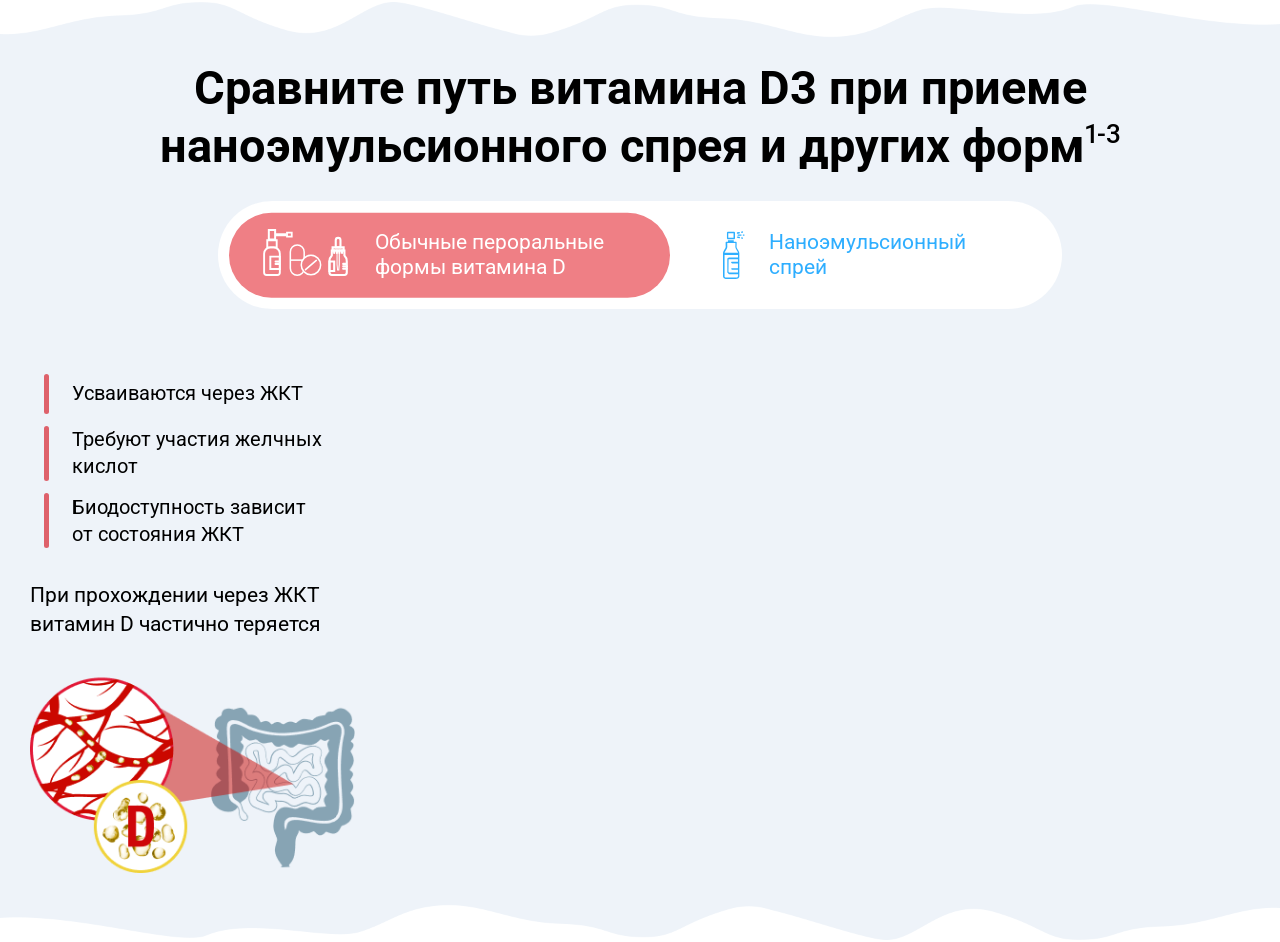
<file: index.html>
<!doctype html><html lang="ru"><head><meta charset="UTF-8"/><meta http-equiv="X-UA-Compatible" content="ie=edge"/><meta name="viewport" content="width=device-width,initial-scale=1"/><link rel="preconnect" href="https://fonts.gstatic.com" crossorigin/><link rel="preconnect" href="https://fonts.googleapis.com"/><link href="https://fonts.googleapis.com/css?family=Roboto:100,100italic,300,300italic,regular,italic,500,500italic,700,700italic,900,900italic&display=swap" rel="stylesheet"/><title>GIF play/stop animations & slider</title><link href="bundle.css" rel="stylesheet"></head><body><div class="wrapper"><section class="section _2" id="_2"><img class="bg_screen-top" src="public/bg_screen-top_white.png" alt="top"/><div class="section__content"><div class="compare"><h2 class="intro__header">Сравните путь витамина&nbsp;D3 при приеме наноэмульсионного спрея и&nbsp;других форм<sup>1-3</sup></h2><div class="compare__switcher switcher"><div id="block-btn1" class="switcher_button switcher_button1"><img class="button_icon" src="public/icon_peroral.svg" alt="icon"/> <img class="button_icon-active" src="public/icon_peroral-active.svg" alt="icon"/><p>Обычные пероральные формы витамина&nbsp;D</p></div><div id="block-btn2" class="switcher_button switcher_button2"><img class="button_icon" src="public/icon_nanoemulsion.svg" alt="icon"/> <img class="button_icon-active" src="public/icon_nanoemulsion-active.svg" alt="icon"/><p>Наноэмульсионный спрей</p></div><div class="slider slider-btn1" id="slider" draggable="true"><div class="slider-text"></div></div></div><div class="compare__switcher switcher-mob"><div id="block-btn1-mob" class="switcher_button switcher_button1 switcher_button1-active"><img class="button_icon" src="public/icon_peroral.svg" alt="icon"/> <img class="button_icon-active" src="public/icon_peroral-active.svg" alt="icon"/><p>Обычные пероральные формы витамина&nbsp;D</p></div><div id="block-btn2-mob" class="switcher_button switcher_button2"><img class="button_icon" src="public/icon_nanoemulsion.svg" alt="icon"/> <img class="button_icon-active" src="public/icon_nanoemulsion-active.svg" alt="icon"/><p>Наноэмульсионный спрей</p></div></div><div class="compare__methods"><div class="compare__method compare__method1 compare__method-active paused"><div class="compare__method_block-desktop"><div class="compare__method_block paused"><div class="compare__method_block-text"><div class="compare__method_block-text-item"><div class="compare__method_block-text-icon"></div><p>Усваиваются через ЖКТ</p></div><div class="compare__method_block-text-item"><div class="compare__method_block-text-icon"></div><p>Требуют участия желчных кислот</p></div><div class="compare__method_block-text-item"><div class="compare__method_block-text-icon"></div><p>Биодоступность зависит от&nbsp;состояния ЖКТ</p></div></div><p class="compare__method_block-bottom">При прохождении через ЖКТ витамин&nbsp;D частично теряется</p><div class="compare__method_block-img"><img src="public/img_intense.png" alt="intense"/></div></div><div class="compare__method_gif1"><img src="public/img_transparent.png" data-srcgif="public/img_peroral1.gif" alt="peroral"/></div></div><div class="compare__method_block-mob"><img src="public/img_peroral1.png" alt="peroral"/></div></div><div class="compare__method compare__method2 paused"><div class="compare__method_block-desktop"><div class="compare__method-img paused"><img src="public/img_mouth.png" alt="mouth"/></div><div class="compare__method_block paused"><div class="compare__method_block-text"><div class="compare__method_block-text-item"><div class="compare__method_block-text-icon"></div><p>Всасывается через слизистую в&nbsp;подъязычной области</p></div><div class="compare__method_block-text-item"><div class="compare__method_block-text-icon"></div><p>Напрямую попадает в&nbsp;кровоток</p></div></div><p class="compare__method_block-bottom">Благодаря прямому попаданию в&nbsp;кровоток из&nbsp;ротовой полости наноэмульсионный спрей обладает большей биодоступностью и&nbsp;эффективнее повышает уровень витамина D<sup>4,5</sup></p></div><div class="compare__method_gif2"><img src="public/img_transparent.png" data-srcgif="public/img_nano1.gif" alt="nanoemulsion"/></div></div><div class="compare__method_block-mob"><img src="public/img_nano1.png" alt="nanoemulsion"/></div></div></div></div></div><img class="bg_screen-bottom" src="public/bg_screen-top_white.png" alt="top"/></section></div><script src="https://files.doktornarabote.ru/tsplkhn/~help_files/tools/modernizr-custom.js"></script><script src="https://files.doktornarabote.ru/tsplkhn/~help_files/tools/jquery-3.6.0.min.js"></script><script src="js/app.e17732ec.js"></script></body></html>
</file>
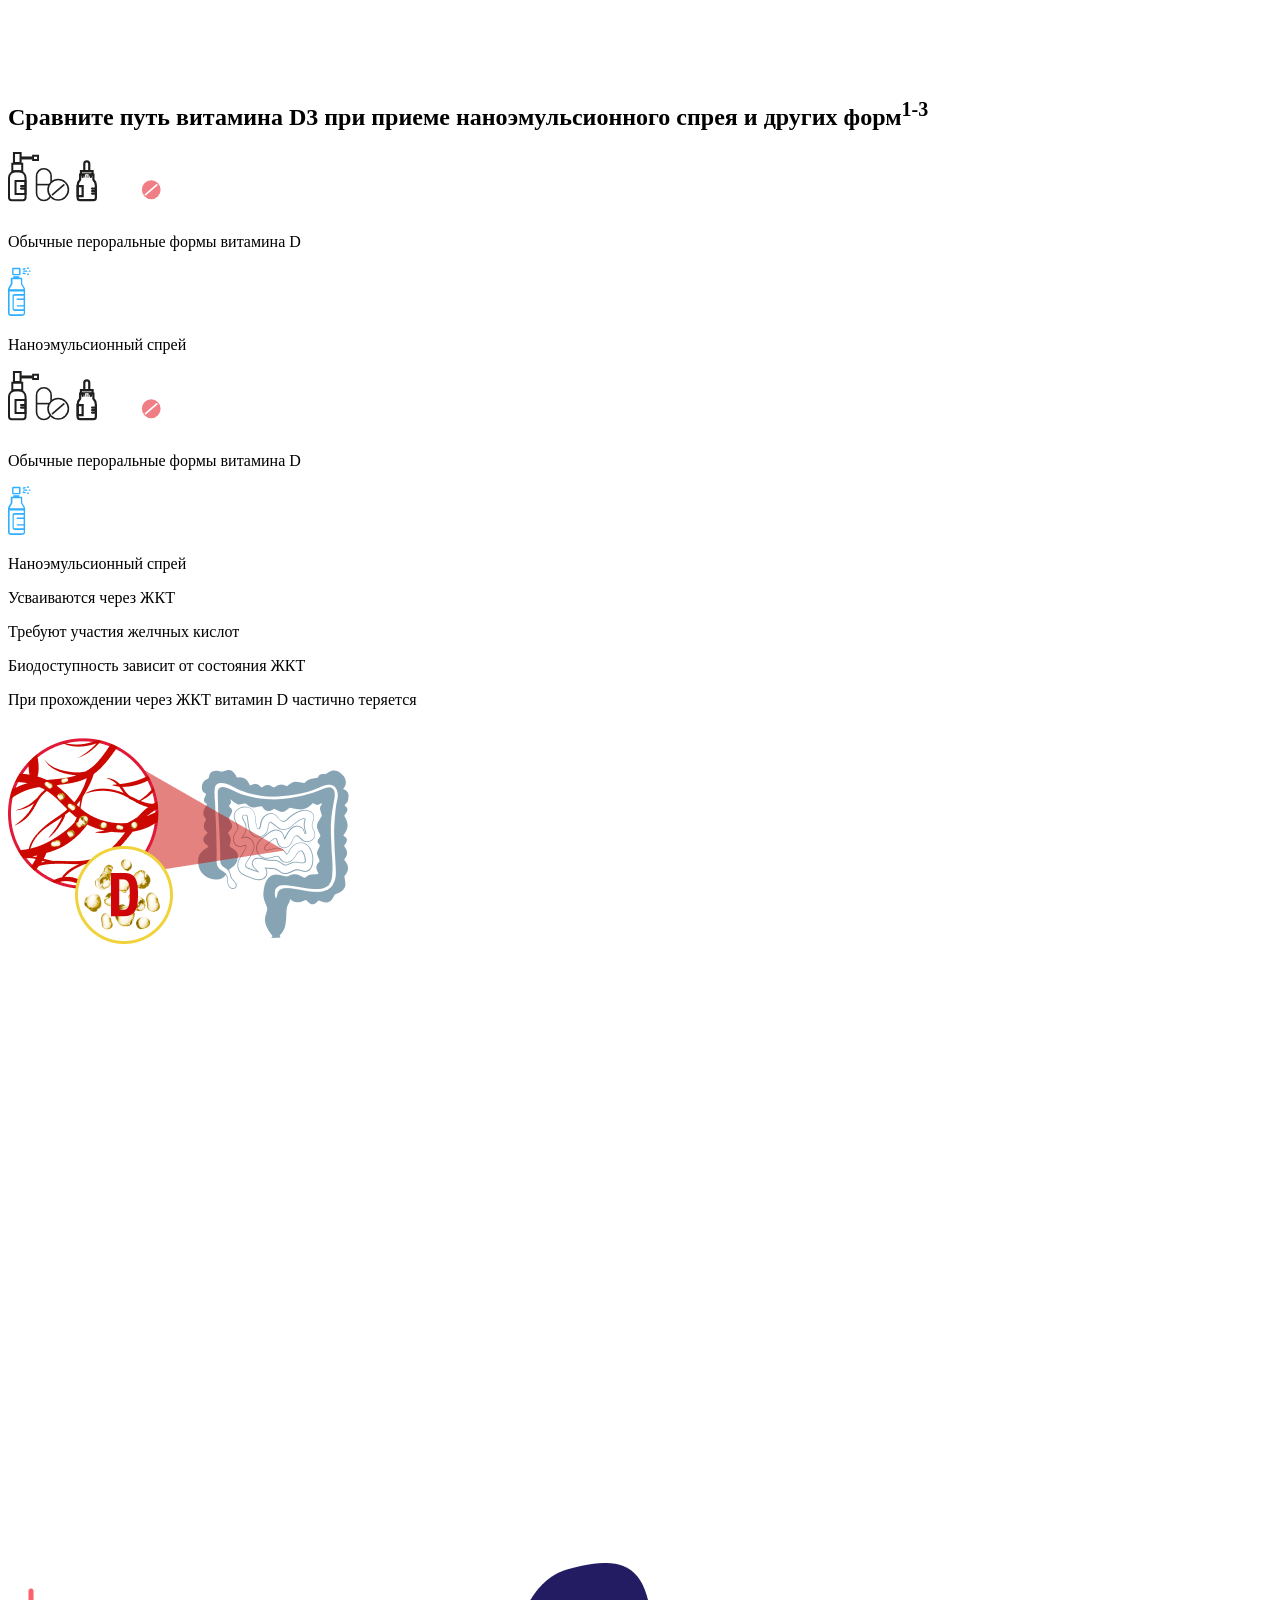
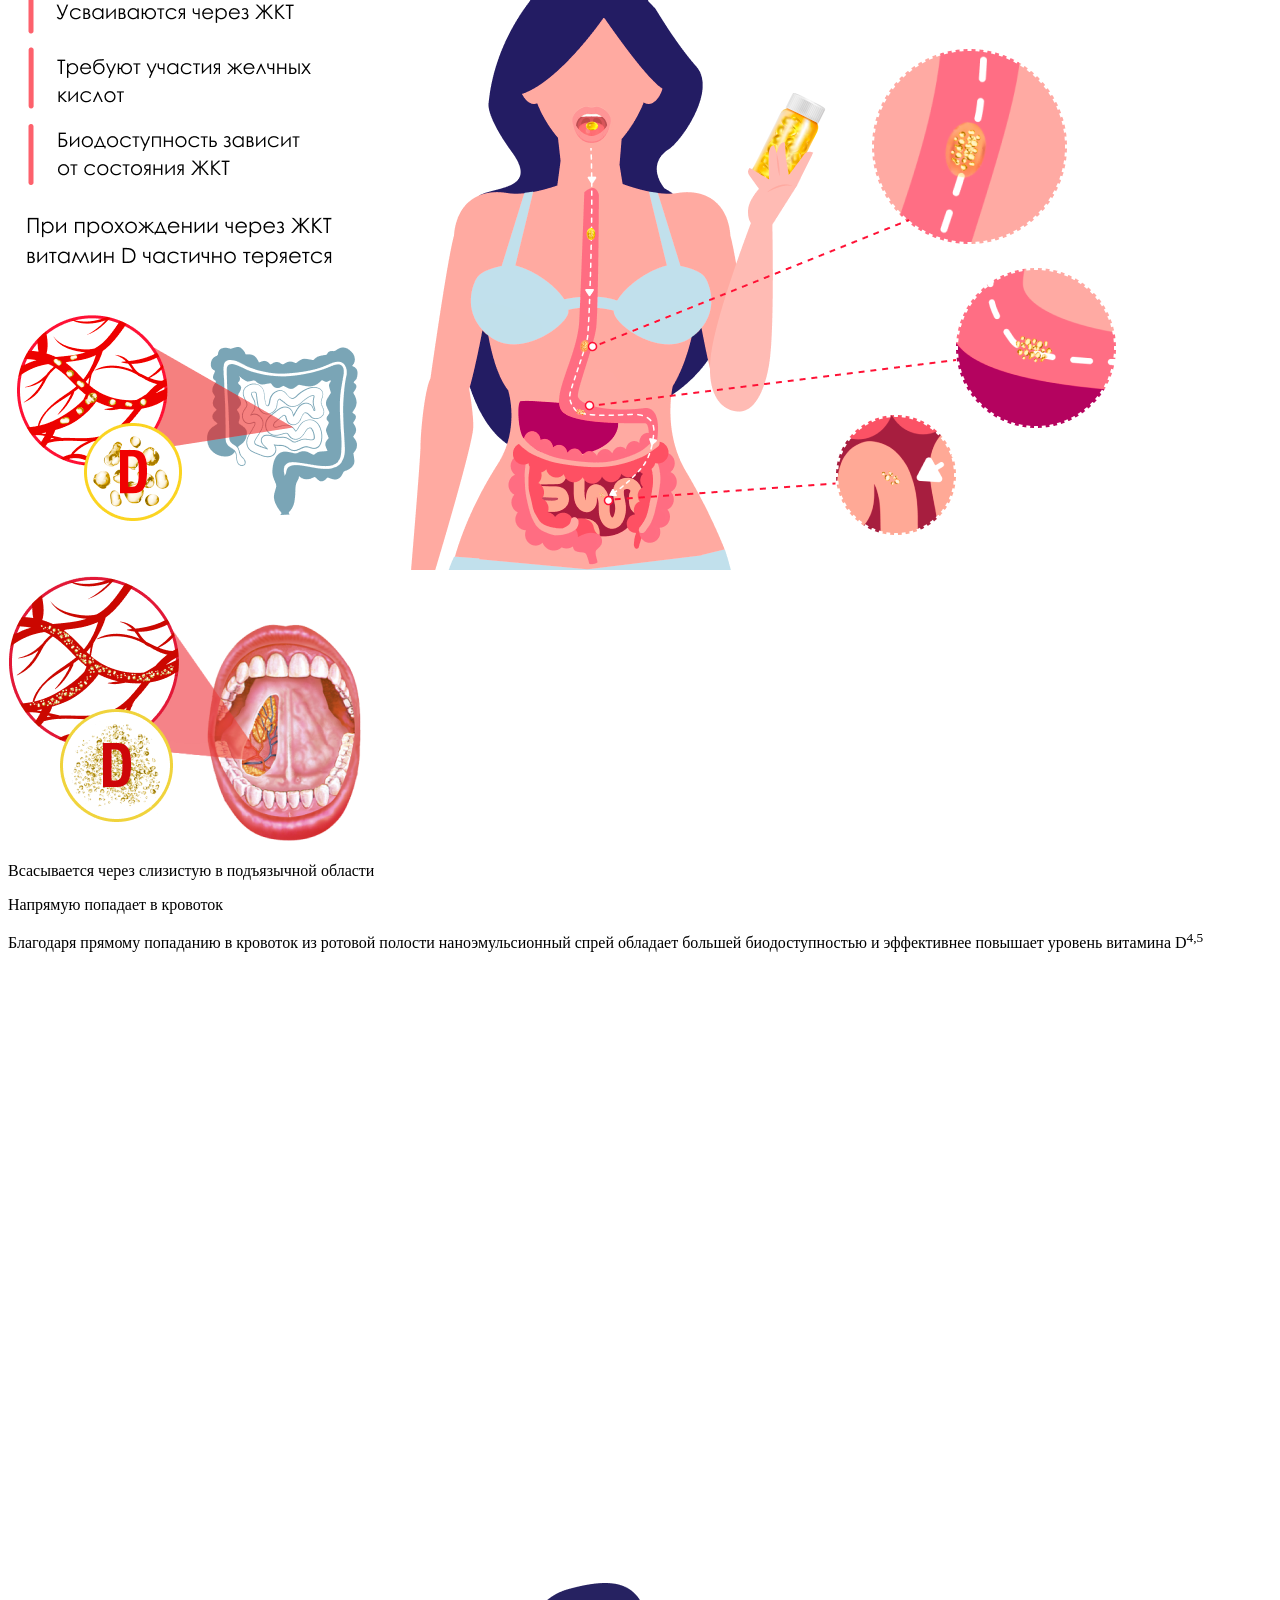
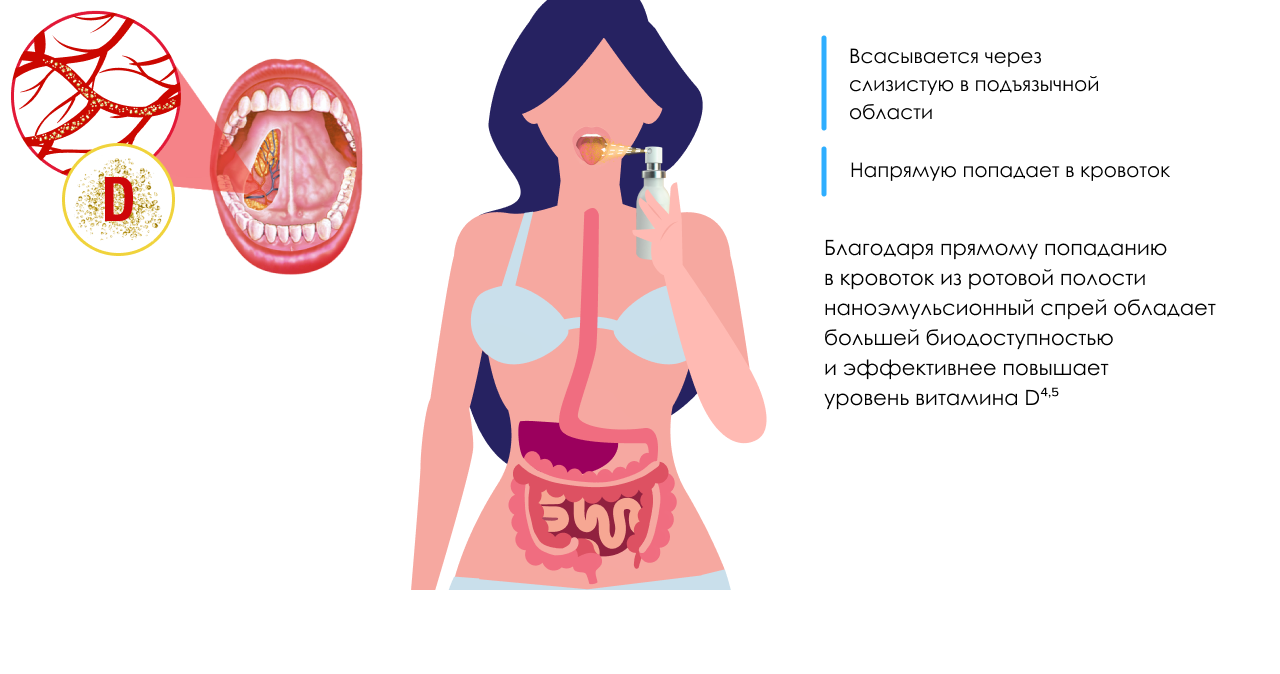
<file: source/src/index.html>
<!DOCTYPE html>
<html lang="ru">
	<head>
		<meta charset="UTF-8" />
		<meta http-equiv="X-UA-Compatible" content="ie=edge" />
		<meta name="viewport" content="width=device-width, initial-scale=1" />
		<link rel="preconnect" href="https://fonts.gstatic.com" crossorigin />
		<link rel="preconnect" href="https://fonts.googleapis.com" />
		<link
			href="https://fonts.googleapis.com/css?family=Roboto:100,100italic,300,300italic,regular,italic,500,500italic,700,700italic,900,900italic&display=swap"
			rel="stylesheet"
		/>
		<title>GIF play/stop animations & slider</title>
	</head>

	<body>
		<div class="wrapper">
			<section class="section _2" id="_2">
				<img
					class="bg_screen-top"
					src="../public/bg_screen-top_white.png"
					alt="top"
				/>
				<div class="section__content">
					<div class="compare">
						<h2 class="intro__header">
							Сравните путь витамина&nbsp;D3 при приеме наноэмульсионного спрея
							и&nbsp;других форм<sup>1-3</sup>
						</h2>

						<div class="compare__switcher switcher">
							<div id="block-btn1" class="switcher_button switcher_button1">
								<img
									class="button_icon"
									src="../public/icon_peroral.svg"
									alt="icon"
								/>
								<img
									class="button_icon-active"
									src="../public/icon_peroral-active.svg"
									alt="icon"
								/>
								<p>Обычные пероральные формы витамина&nbsp;D</p>
							</div>
							<div id="block-btn2" class="switcher_button switcher_button2">
								<img
									class="button_icon"
									src="../public/icon_nanoemulsion.svg"
									alt="icon"
								/>
								<img
									class="button_icon-active"
									src="../public/icon_nanoemulsion-active.svg"
									alt="icon"
								/>
								<p>Наноэмульсионный спрей</p>
							</div>
							<div class="slider slider-btn1" id="slider" draggable="true">
								<div class="slider-text"></div>
							</div>
						</div>

						<div class="compare__switcher switcher-mob">
							<div
								id="block-btn1-mob"
								class="switcher_button switcher_button1 switcher_button1-active"
							>
								<img
									class="button_icon"
									src="../public/icon_peroral.svg"
									alt="icon"
								/>
								<img
									class="button_icon-active"
									src="../public/icon_peroral-active.svg"
									alt="icon"
								/>
								<p>Обычные пероральные формы витамина&nbsp;D</p>
							</div>
							<div id="block-btn2-mob" class="switcher_button switcher_button2">
								<img
									class="button_icon"
									src="../public/icon_nanoemulsion.svg"
									alt="icon"
								/>
								<img
									class="button_icon-active"
									src="../public/icon_nanoemulsion-active.svg"
									alt="icon"
								/>
								<p>Наноэмульсионный спрей</p>
							</div>
						</div>
						<div class="compare__methods">
							<div
								class="compare__method compare__method1 compare__method-active paused"
							>
								<div class="compare__method_block-desktop">
									<div class="compare__method_block paused">
										<div class="compare__method_block-text">
											<div class="compare__method_block-text-item">
												<div class="compare__method_block-text-icon"></div>
												<p>Усваиваются через ЖКТ</p>
											</div>
											<div class="compare__method_block-text-item">
												<div class="compare__method_block-text-icon"></div>
												<p>Требуют участия желчных кислот</p>
											</div>
											<div class="compare__method_block-text-item">
												<div class="compare__method_block-text-icon"></div>
												<p>Биодоступность зависит от&nbsp;состояния ЖКТ</p>
											</div>
										</div>
										<p class="compare__method_block-bottom">
											При прохождении через ЖКТ витамин&nbsp;D частично теряется
										</p>
										<div class="compare__method_block-img">
											<img src="../public/img_intense.png" alt="intense" />
										</div>
									</div>
									<div class="compare__method_gif1">
										<img
											src="../public/img_transparent.png"
											data-srcgif="public/img_peroral1.gif"
											alt="peroral"
										/>
										<!-- <img
										src="../public/img_transparent.png"
										data-srcgif="../public/img_peroral1.gif"
										alt="peroral"
									/> -->
									</div>
								</div>
								<div class="compare__method_block-mob">
									<img src="../public/img_peroral1.png" alt="peroral" />
								</div>
							</div>
							<div class="compare__method compare__method2 paused">
								<div class="compare__method_block-desktop">
									<div class="compare__method-img paused">
										<img src="../public/img_mouth.png" alt="mouth" />
									</div>
									<div class="compare__method_block paused">
										<div class="compare__method_block-text">
											<div class="compare__method_block-text-item">
												<div class="compare__method_block-text-icon"></div>
												<p>
													Всасывается через слизистую в&nbsp;подъязычной области
												</p>
											</div>
											<div class="compare__method_block-text-item">
												<div class="compare__method_block-text-icon"></div>
												<p>Напрямую попадает в&nbsp;кровоток</p>
											</div>
										</div>
										<p class="compare__method_block-bottom">
											Благодаря прямому попаданию в&nbsp;кровоток
											из&nbsp;ротовой полости наноэмульсионный спрей обладает
											большей биодоступностью и&nbsp;эффективнее повышает
											уровень витамина D<sup>4,5</sup>
										</p>
									</div>
									<div class="compare__method_gif2">
										<img
											src="../public/img_transparent.png"
											data-srcgif="public/img_nano1.gif"
											alt="nanoemulsion"
										/>
										<!-- <img
										src="../public/img_transparent.png"
										data-srcgif="../public/img_nano1.gif"
										alt="nanoemulsion"
									/> -->
									</div>
								</div>
								<div class="compare__method_block-mob">
									<img src="../public/img_nano1.png" alt="nanoemulsion" />
								</div>
							</div>
						</div>
					</div>
				</div>
				<img
					class="bg_screen-bottom"
					src="../public/bg_screen-top_white.png"
					alt="top"
				/>
			</section>
		</div>
		<script src="https://files.doktornarabote.ru/tsplkhn/~help_files/tools/modernizr-custom.js"></script>
		<script src="https://files.doktornarabote.ru/tsplkhn/~help_files/tools/jquery-3.6.0.min.js"></script>
	</body>
</html>
</file>
<file: bundle.css>
/*! normalize.css v8.0.0 | MIT License | github.com/necolas/normalize.css */html{line-height:1.15;-webkit-text-size-adjust:100%}body{margin:0}h1{font-size:2em;margin:.67em 0}hr{box-sizing:content-box;height:0;overflow:visible}pre{font-family:monospace,monospace;font-size:1em}a{background-color:transparent}abbr[title]{border-bottom:none;text-decoration:underline;text-decoration:underline dotted}b,strong{font-weight:bolder}code,kbd,samp{font-family:monospace,monospace;font-size:1em}small{font-size:80%}sub,sup{font-size:75%;line-height:0;position:relative;vertical-align:baseline}sub{bottom:-.25em}sup{top:-.5em}img{border-style:none}button,input,optgroup,select,textarea{font-family:inherit;font-size:100%;line-height:1.15;margin:0}button,input{overflow:visible}button,select{text-transform:none}[type=button],[type=reset],[type=submit],button{-webkit-appearance:button}[type=button]::-moz-focus-inner,[type=reset]::-moz-focus-inner,[type=submit]::-moz-focus-inner,button::-moz-focus-inner{border-style:none;padding:0}[type=button]:-moz-focusring,[type=reset]:-moz-focusring,[type=submit]:-moz-focusring,button:-moz-focusring{outline:1px dotted ButtonText}fieldset{padding:.35em .75em .625em}legend{box-sizing:border-box;color:inherit;display:table;max-width:100%;padding:0;white-space:normal}progress{vertical-align:baseline}textarea{overflow:auto}[type=checkbox],[type=radio]{box-sizing:border-box;padding:0}[type=number]::-webkit-inner-spin-button,[type=number]::-webkit-outer-spin-button{height:auto}[type=search]{-webkit-appearance:textfield;outline-offset:-2px}[type=search]::-webkit-search-decoration{-webkit-appearance:none}::-webkit-file-upload-button{-webkit-appearance:button;font:inherit}details{display:block}summary{display:list-item}template{display:none}[hidden]{display:none}
/*# sourceMappingURL=normalize.min.css.map */
:root{--font-main: 'Roboto', Arial, Helvetica, sans-serif;--font-second: 'Roboto', Arial, Helvetica, sans-serif;--font-size: 21px;--font-size-var1: clamp(24px, 3.69vw, 48px);--font-size-var2: clamp(15px, 1.615vw, 21px);--font-size-var2a: clamp(12px, 1.615vw, 21px);--font-size-var3: clamp(18px, 1.53vw, 20px);--font-size-var3a: clamp(14px, 1.53vw, 20px);--font-size-var4: clamp(12px, 1.615vw, 21px);--color-white: #ffffff;--color-black: #000000;--color-gray: #eef3f9;--color-blue: #2eaeff;--color-cyan: #39b3fe}*{-webkit-box-sizing:border-box;box-sizing:border-box}*:after{-webkit-box-sizing:border-box;box-sizing:border-box}*:before{-webkit-box-sizing:border-box;box-sizing:border-box}body{background:var(--color-white);font-style:normal;font-weight:normal;font-family:var(--font-main);font-size:var(--font-size);color:var(--color-black)}a{text-decoration:none !important;color:inherit}h1,h2,h3,h4,h5,h6,p{margin:0;padding:0;-webkit-font-feature-settings:'ordn' on;font-feature-settings:'ordn' on;-webkit-font-feature-settings:'pnum' on, 'lnum' on;font-feature-settings:'pnum' on, 'lnum' on}h1{font-weight:bold;font-size:var(--font-size-var1);line-height:100%;color:var(--color-white);text-align:center}h2{font-weight:bold;font-size:var(--font-size-var1);line-height:123%;color:var(--color-black);text-align:center}h2 span{color:#e21837}sup{font-weight:500;font-family:var(--font-second);font-size:0.55em;top:-0.75em}ul{padding:0;margin:0;list-style-type:none}li{font-weight:normal;font-size:var(--font-size-var2);line-height:140%;color:var(--color-white)}img{max-width:100%}.non-active{display:none}.paused{animation-play-state:paused}.running{animation-play-state:running}.wrapper{overflow:hidden;display:-webkit-box;display:-ms-flexbox;display:flex;-webkit-box-pack:start;-ms-flex-pack:start;justify-content:flex-start;-webkit-box-align:center;-ms-flex-align:center;align-items:center;-webkit-box-orient:vertical;-webkit-box-direction:normal;-ms-flex-direction:column;flex-direction:column;min-height:100%;width:100%;margin:0 auto;padding:0}.section{width:100%;position:relative;z-index:100}.section__content{margin:0 auto;padding:0 clamp(16px, 2.3vw, 30px);max-width:calc(1280px + clamp(16px, 12.3vw, 30px) * 2);width:100%}.switcher,.switcher-mob{position:relative;margin:0 auto;margin-top:26px;max-width:clamp(490px, 66vw, 850px);display:flex;justify-content:space-between;align-items:center;background:var(--color-white);border-radius:70px;padding:clamp(8px, 0.92vw, 12px) clamp(8px, 1.07vw, 14px)}.switcher_button,.switcher-mob_button{height:clamp(60px, 6.615vw, 86px);border-radius:70px;padding:clamp(10px, 1.07vw, 14px) clamp(18px, 1.84vw, 24px);padding-left:clamp(24px, 2.54vw, 33px);display:flex;justify-content:flex-start;align-items:center;cursor:pointer}.switcher_button p,.switcher-mob_button p{font-weight:normal;font-size:var(--font-size-var4);line-height:123%;color:#1f1f1e}.switcher_button1,.switcher-mob_button1{max-width:clamp(240px, 34.4vw, 446px)}.switcher_button1 .button_icon,.switcher-mob_button1 .button_icon{display:block;margin-bottom:-4px;max-width:clamp(50px, 6.84vw, 89px)}.switcher_button1 .button_icon-active,.switcher-mob_button1 .button_icon-active{display:none;margin-bottom:-4px;max-width:clamp(50px, 6.84vw, 89px)}.switcher_button1 p,.switcher-mob_button1 p{margin-left:clamp(10px, 2vw, 26px)}.switcher_button2,.switcher-mob_button2{max-width:clamp(200px, 28vw, 364px)}.switcher_button2 .button_icon,.switcher-mob_button2 .button_icon{display:block;max-width:clamp(14px, 1.77vw, 23px)}.switcher_button2 .button_icon-active,.switcher-mob_button2 .button_icon-active{display:none;max-width:clamp(14px, 1.77vw, 23px)}.switcher_button2 p,.switcher-mob_button2 p{margin-left:clamp(10px, 1.84vw, 24px);color:var(--color-blue)}.switcher-mob{margin:0 auto;margin-top:26px;display:none}.switcher .slider{margin:0 clamp(8px, 0.92vw, 12px);width:100%;position:absolute;right:auto;top:50%;height:clamp(60px, 6.615vw, 86px);border-radius:70px;padding:clamp(10px, 1.07vw, 14px) clamp(18px, 1.84vw, 24px);padding-left:clamp(24px, 2.54vw, 33px);display:flex;justify-content:flex-start;align-items:center;cursor:pointer;transition:all 0.3s linear}.switcher .slider-text{font-weight:normal;font-size:var(--font-size-var4);line-height:123%;color:var(--color-white);transition:all 0.3s linear}.switcher .slider-btn1{max-width:clamp(240px, 34.4vw, 446px);left:0;transform:translate(0%, -50%);background:#ef7f85;transition:all 0.3s linear}.switcher .slider-btn1 .slider-text{margin-left:clamp(10px, 2vw, 26px);padding-left:clamp(50px, 6.84vw, 89px);position:relative;transition:all 0.3s linear}.switcher .slider-btn1 .slider-text:before{content:'';position:absolute;left:clamp(-26px, -2vw, -10px);top:54%;transform:translate(0%, -50%);width:clamp(50px, 6.84vw, 89px);height:clamp(34px, 4.615vw, 60px);background:url(public/icon_peroral-active.svg);background-position:50% 50%;background-size:contain;background-repeat:no-repeat;transition:all 0.3s linear}.switcher .slider-btn2{max-width:clamp(200px, 28vw, 364px);left:100%;transform:translate(calc(-100% - clamp(8px, 0.92vw, 12px) * 2), -50%);background:var(--color-blue);transition:all 0.3s linear}.switcher .slider-btn2 .slider-text{margin-left:clamp(10px, 1.84vw, 24px);padding-left:clamp(14px, 1.77vw, 23px);position:relative;transition:all 0.3s linear}.switcher .slider-btn2 .slider-text:before{content:'';position:absolute;left:clamp(-24px, -1.84vw, -10px);top:50%;transform:translate(0%, -50%);width:clamp(14px, 1.77vw, 23px);height:clamp(30px, 3.77vw, 49px);background:url(public/icon_nanoemulsion-active.svg);background-position:50% 50%;background-size:contain;background-repeat:no-repeat;transition:all 0.3s linear}.bg_screen-top{display:block;position:absolute;left:50%;top:0;transform:rotate(180deg) translate(50%, 0);width:100%;min-width:clamp(1200px, 100vw, 1920px)}.bg_screen-bottom{display:block;position:absolute;left:50%;bottom:0;transform:translate(-50%, 0);width:100%;min-width:clamp(1200px, 100vw, 1920px)}._2{background-color:var(--color-gray)}._2 .section__content{padding-top:clamp(40px, 4.6vw, 60px);padding-bottom:4px}._2 .section__content .compare__method_block-desktop{display:block}._2 .section__content .compare__method_block-mob{display:none}._2 .section__content .compare__methods{margin-top:26px;display:flex;justify-content:flex-end;align-items:center;flex-direction:column;position:relative;min-height:clamp(300px, 47.1vw, 610px)}._2 .section__content .compare__method{position:absolute;left:50%;bottom:0;transform:translate(-50%, 0);margin:0 auto;max-width:1220px;width:100%;height:100%;opacity:0;transition:opacity 0.5s linear}._2 .section__content .compare__method_gif1{height:100%}._2 .section__content .compare__method_gif1 img{height:clamp(300px, 47.1vw, 610px);display:block;position:absolute;left:50%;bottom:0;transform:translate(-28%, 0)}._2 .section__content .compare__method_gif2{height:100%}._2 .section__content .compare__method_gif2 img{height:clamp(300px, 47.1vw, 610px);display:block;position:absolute;left:50%;bottom:0;transform:translate(-48.3%, 0)}._2 .section__content .compare__method1 .compare__method_block{position:absolute;left:0;top:0;transform:translate(0, 0);max-width:clamp(200px, 25.38vw, 330px)}._2 .section__content .compare__method1 .compare__method_block-text{margin-left:clamp(8px, 1.07vw, 14px);margin-top:46px;margin-top:12%;animation-name:Animation01;animation-duration:14.015s;animation-iteration-count:infinite}._2 .section__content .compare__method1 .compare__method_block-text-item{display:flex;align-items:center;justify-content:flex-start;margin-bottom:16px;margin-bottom:4%}._2 .section__content .compare__method1 .compare__method_block-text-item:first-child .compare__method_block-text-icon{height:clamp(30px, 3.07vw, 40px)}._2 .section__content .compare__method1 .compare__method_block-text-item p{padding-left:clamp(14px, 1.846vw, 24px);font-weight:400;font-size:var(--font-size-var3a);line-height:140%;color:var(--color-black)}._2 .section__content .compare__method1 .compare__method_block-text-icon{flex:0 0 clamp(3px, 0.5vw, 5px);height:clamp(42px, 4.3vw, 56px);background-color:#de616b;border-radius:3px}._2 .section__content .compare__method1 .compare__method_block-bottom{margin-top:26px;margin-top:10%;font-weight:400;font-size:var(--font-size-var2a);line-height:140%;color:var(--color-black);animation-name:Animation01a;animation-duration:14.015s;animation-iteration-count:infinite}._2 .section__content .compare__method1 .compare__method_block-img{margin-top:32px;margin-top:8%;animation-name:Animation02;animation-duration:14.015s;animation-iteration-count:infinite}._2 .section__content .compare__method2 .compare__method-img{margin-top:36px;margin-top:3%;max-width:clamp(160px, 27.38vw, 356px);animation-name:Animation04;animation-duration:10.055s;animation-iteration-count:infinite}._2 .section__content .compare__method2 .compare__method_block{position:absolute;right:0;top:0;transform:translate(0, 0);max-width:clamp(200px, 31.538vw, 410px)}._2 .section__content .compare__method2 .compare__method_block-text{margin-left:10px;margin-top:clamp(10px, 6vw, 80px);margin-top:20%;animation-name:Animation03;animation-duration:10.055s;animation-iteration-count:infinite}._2 .section__content .compare__method2 .compare__method_block-text-item{display:flex;align-items:center;justify-content:flex-start;margin-bottom:16px;margin-bottom:4%}._2 .section__content .compare__method2 .compare__method_block-text-item:first-child .compare__method_block-text-icon{height:clamp(54px, 4.61vw, 60px)}._2 .section__content .compare__method2 .compare__method_block-text-item p{padding-left:clamp(14px, 1.846vw, 24px);font-weight:400;font-size:var(--font-size-var3a);line-height:140%;color:var(--color-black)}._2 .section__content .compare__method2 .compare__method_block-text-icon{flex:0 0 clamp(3px, 0.5vw, 5px);height:clamp(36px, 3.46vw, 45px);background-color:#2eaeff;border-radius:3px}._2 .section__content .compare__method2 .compare__method_block-bottom{margin-top:clamp(14px, 2.76vw, 36px);margin-top:9%;font-weight:400;font-size:var(--font-size-var2a);line-height:140%;color:var(--color-black);animation-name:Animation03a;animation-duration:10.055s;animation-iteration-count:infinite}._2 .section__content .compare__method-active{opacity:1;transition:opacity 0.3s linear}@media (max-width: 1000px){.bg_screen-top,.bg_screen-bottom{min-width:clamp(500px, 120vw, 1200px)}}@media (max-width: 768px){.switcher .switcher_button1{max-width:clamp(265px, 34.4vw, 446px)}.switcher .switcher_button2{max-width:clamp(210px, 28vw, 364px)}._2 .section__content .compare__methods{margin-top:clamp(16px, 2.6vw, 20px);min-height:clamp(200px, 47.39vw, 364px)}._2 .section__content .compare__method_gif1{height:clamp(200px, 47.39vw, 364px)}._2 .section__content .compare__method_gif2{height:clamp(200px, 47.39vw, 364px)}}@media (max-width: 767px){._2 .section__content .compare__method_block-desktop{display:none}._2 .section__content .compare__method_block-mob{display:block}}@media (max-width: 500px){.bg_screen-top,.bg_screen-bottom{min-width:740px}.switcher{display:none}.switcher-mob{display:flex;justify-content:center;flex-wrap:wrap;background:none}.switcher-mob .switcher_button{max-width:clamp(300px, 66vw, 330px);width:100%;background:var(--color-white);border:6px solid var(--color-white);height:80px;box-shadow:inset 0px 0px 1px #000000}.switcher-mob .switcher_button p{margin-left:clamp(10px, 3vw, 15px);font-size:clamp(14px, 3.2vw, 16px)}.switcher-mob .switcher_button1 .button_icon{display:block;max-width:clamp(50px, 11vw, 55px)}.switcher-mob .switcher_button1 .button_icon-active{display:none;max-width:clamp(50px, 11vw, 55px)}.switcher-mob .switcher_button1-active{background:#ef7f85;box-shadow:none}.switcher-mob .switcher_button1-active .button_icon{display:none}.switcher-mob .switcher_button1-active .button_icon-active{display:block}.switcher-mob .switcher_button1-active p{color:var(--color-white)}.switcher-mob .switcher_button2{margin-top:16px}.switcher-mob .switcher_button2 .button_icon{display:block;max-width:clamp(13.6px, 3vw, 15px);margin-bottom:4px}.switcher-mob .switcher_button2 .button_icon-active{display:none;max-width:clamp(13.6px, 3vw, 15px);margin-bottom:4px}.switcher-mob .switcher_button2-active{background:var(--color-blue);box-shadow:none}.switcher-mob .switcher_button2-active .button_icon{display:none}.switcher-mob .switcher_button2-active .button_icon-active{display:block}.switcher-mob .switcher_button2-active p{color:var(--color-white)}._2 .section__content .compare__methods{min-height:clamp(150px, 46vw, 230px)}._2 .section__content .compare__method{transition:none}._2 .section__content .compare__method_gif1{height:clamp(150px, 46vw, 230px)}._2 .section__content .compare__method_gif2{height:clamp(150px, 46vw, 230px)}._2 .section__content .compare__method-active{transition:none}}@media (max-width: 425px){.bg_screen-top,.bg_screen-bottom{min-width:600px}._2 .section__content{padding-top:30px}._2 .section__content .compare__methods{min-height:clamp(150px, 45.41vw, 193px)}._2 .section__content .compare__method_gif1{height:clamp(150px, 45.41vw, 193px)}._2 .section__content .compare__method_gif2{height:clamp(150px, 45.41vw, 193px)}}@keyframes Animation01{0%{opacity:0}10%{opacity:0}20%{opacity:0}30%{opacity:1}40%{opacity:1}50%{opacity:1}60%{opacity:1}70%{opacity:1}80%{opacity:1}90%{opacity:1}99%{opacity:1}100%{opacity:0}}@keyframes Animation01a{0%{opacity:0}10%{opacity:0}20%{opacity:0}30%{opacity:0}40%{opacity:0}50%{opacity:1}60%{opacity:1}70%{opacity:1}80%{opacity:1}90%{opacity:1}99%{opacity:1}100%{opacity:0}}@keyframes Animation02{0%{opacity:0}10%{opacity:0}20%{opacity:0}30%{opacity:0}40%{opacity:0}50%{opacity:0}60%{opacity:0}65%{opacity:0}75%{opacity:1}80%{opacity:1}90%{opacity:1}99%{opacity:1}100%{opacity:0}}@keyframes Animation03{0%{opacity:0}10%{opacity:0}20%{opacity:0}30%{opacity:1}40%{opacity:1}50%{opacity:1}60%{opacity:1}70%{opacity:1}80%{opacity:1}90%{opacity:1}99%{opacity:1}100%{opacity:0}}@keyframes Animation03a{0%{opacity:0}10%{opacity:0}20%{opacity:0}30%{opacity:0}40%{opacity:0}50%{opacity:1}60%{opacity:1}70%{opacity:1}80%{opacity:1}90%{opacity:1}99%{opacity:1}100%{opacity:0}}@keyframes Animation04{0%{opacity:0}10%{opacity:0}20%{opacity:0}30%{opacity:0}40%{opacity:0}50%{opacity:1}60%{opacity:1}70%{opacity:1}80%{opacity:1}90%{opacity:1}99%{opacity:1}100%{opacity:0}}


/*# sourceMappingURL=bundle.css.map*/
</file>
